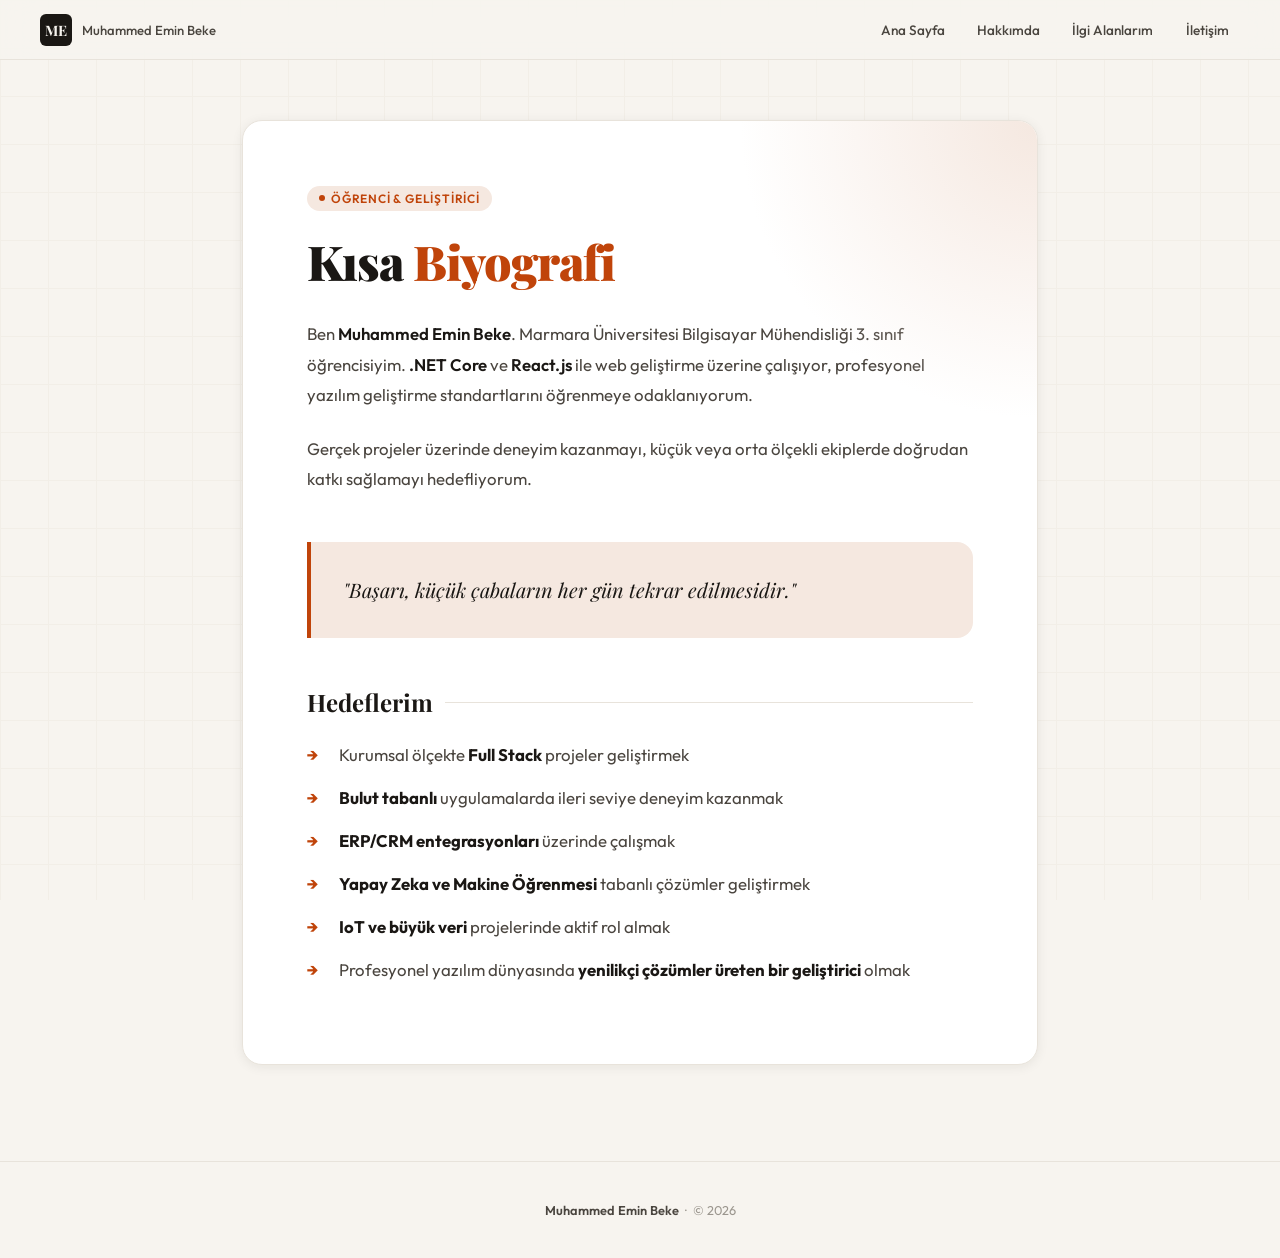
<file: about.html>
<!DOCTYPE html>
<html lang="tr">
<head>
    <meta charset="UTF-8">
    <meta name="viewport" content="width=device-width, initial-scale=1.0">
    <title>Hakkımda | Muhammed Emin Beke</title>
    <link href="https://fonts.googleapis.com/css2?family=Playfair+Display:wght@700;900&family=Outfit:wght@300;400;500;600&display=swap" rel="stylesheet">
    <style>
        *, *::before, *::after { box-sizing: border-box; margin: 0; padding: 0; }

        :root {
            --cream: #f7f4ef;
            --white: #ffffff;
            --ink: #1a1714;
            --ink-soft: #4a453f;
            --ink-muted: #9b968e;
            --rust: #c0440a;
            --rust-light: #f5e8e0;
            --border: #e8e3db;
            --shadow: 0 2px 12px rgba(26,23,20,0.07);
        }

        html { scroll-behavior: smooth; }

        body {
            font-family: 'Outfit', sans-serif;
            background: var(--cream);
            color: var(--ink);
            min-height: 100vh;
        }

        body::before {
            content: '';
            position: fixed;
            inset: 0;
            background-image:
                linear-gradient(var(--border) 1px, transparent 1px),
                linear-gradient(90deg, var(--border) 1px, transparent 1px);
            background-size: 48px 48px;
            opacity: 0.35;
            pointer-events: none;
            z-index: 0;
        }

        nav {
            position: fixed;
            top: 0; left: 0; right: 0;
            z-index: 100;
            background: rgba(247,244,239,0.9);
            backdrop-filter: blur(16px);
            border-bottom: 1px solid var(--border);
            padding: 0 2.5rem;
            height: 60px;
            display: flex;
            align-items: center;
            justify-content: space-between;
        }

        .nav-brand {
            display: flex;
            align-items: center;
            gap: 10px;
            text-decoration: none;
        }

        .nav-monogram {
            width: 32px; height: 32px;
            background: var(--ink);
            border-radius: 6px;
            display: flex; align-items: center; justify-content: center;
            font-family: 'Playfair Display', serif;
            font-size: 0.9rem;
            font-weight: 700;
            color: var(--cream);
        }

        .nav-name {
            font-size: 0.82rem;
            font-weight: 500;
            color: var(--ink-soft);
        }

        .nav-links {
            display: flex;
            gap: 10px;
        }

        .nav-links a {
            font-size: 0.85rem;
            font-weight: 500;
            color: var(--ink-soft);
            text-decoration: none;
            padding: 0.35rem 0.7rem;
            border-radius: 5px;
            transition: color 0.15s, background 0.15s;
        }

        .nav-links a:hover {
            color: var(--rust);
            background: var(--rust-light);
        }

        .page {
            position: relative;
            z-index: 1;
            max-width: 860px;
            margin: 0 auto;
            padding: 120px 2rem 80px;
        }

        .hero-card {
            background: var(--white);
            border: 1px solid var(--border);
            border-radius: 20px;
            padding: 4rem;
            box-shadow: var(--shadow);
            animation: rise 0.6s cubic-bezier(0.22,1,0.36,1) both;
            position: relative;
            overflow: hidden;
        }

        /* Kartın sağ üstündeki zarif renk geçişi */
        .hero-card::before {
            content: '';
            position: absolute;
            top: 0; right: 0;
            width: 300px; height: 300px;
            background: radial-gradient(circle at top right, var(--rust-light) 0%, transparent 70%);
            pointer-events: none;
        }

        .hero-eyebrow {
            display: inline-flex;
            align-items: center;
            gap: 6px;
            background: var(--rust-light);
            color: var(--rust);
            font-size: 0.75rem;
            font-weight: 600;
            letter-spacing: 0.8px;
            text-transform: uppercase;
            padding: 5px 12px;
            border-radius: 20px;
            margin-bottom: 1.5rem;
        }

        .hero-eyebrow::before {
            content: '';
            width: 6px; height: 6px;
            background: var(--rust);
            border-radius: 50%;
        }

        .hero-title {
            font-family: 'Playfair Display', serif;
            font-size: clamp(2.2rem, 5vw, 3rem);
            font-weight: 900;
            color: var(--ink);
            line-height: 1.1;
            margin-bottom: 2rem;
            letter-spacing: -1px;
        }

        .hero-title em {
            font-style: normal;
            color: var(--rust);
        }

        .content-text {
            color: var(--ink-soft);
            font-size: 1.05rem;
            line-height: 1.8;
            margin-bottom: 1.5rem;
        }

        .content-text strong {
            color: var(--ink);
            font-weight: 600;
        }

        .custom-quote {
            font-family: 'Playfair Display', serif;
            font-size: 1.25rem;
            font-style: italic;
            color: var(--ink);
            line-height: 1.6;
            margin: 3rem 0;
            padding: 2rem;
            background: var(--rust-light);
            border-left: 4px solid var(--rust);
            border-radius: 0 16px 16px 0;
        }

        .section-header {
            display: flex;
            align-items: center;
            gap: 12px;
            margin: 3rem 0 1.5rem;
        }

        .section-title {
            font-family: 'Playfair Display', serif;
            font-size: 1.5rem;
            font-weight: 700;
            color: var(--ink);
            white-space: nowrap;
        }

        .section-line {
            flex: 1;
            height: 1px;
            background: var(--border);
        }

        .goals-list {
            list-style: none;
            padding: 0;
        }

        .goals-list li {
            position: relative;
            padding-left: 2rem;
            margin-bottom: 1rem;
            color: var(--ink-soft);
            font-size: 1.05rem;
            line-height: 1.6;
        }

        .goals-list li::before {
            content: '→';
            position: absolute;
            left: 0;
            color: var(--rust);
            font-weight: bold;
        }

        .goals-list strong {
            color: var(--ink);
        }

        footer {
            position: relative;
            z-index: 1;
            text-align: center;
            padding: 2.5rem;
            border-top: 1px solid var(--border);
            color: var(--ink-muted);
            font-size: 0.8rem;
            margin-top: 1rem;
        }

        footer strong { color: var(--ink-soft); font-weight: 600; }

        @keyframes rise {
            from { opacity: 0; transform: translateY(20px); }
            to   { opacity: 1; transform: translateY(0); }
        }

        @media (max-width: 768px) {
            nav { padding: 0 1rem; }
            .nav-name { display: none; }
            .nav-links { gap: 5px; }
            .nav-links a { font-size: 0.75rem; padding: 0.35rem 0.5rem; }
            .page { padding: 100px 1rem 60px; }
            .hero-card { padding: 2rem 1.5rem; }
        }
    </style>
</head>
<body>

<nav>
    <a href="index.html" class="nav-brand">
        <div class="nav-monogram">ME</div>
        <span class="nav-name">Muhammed Emin Beke</span>
    </a>
    <div class="nav-links">
        <a href="index.html">Ana Sayfa</a>
        <a href="about.html">Hakkımda</a>
        <a href="interests.html">İlgi Alanlarım</a>
        <a href="contact.html">İletişim</a>
    </div>
</nav>

<div class="page">
    <main class="hero-card">
        <div class="hero-eyebrow">Öğrenci & Geliştirici</div>
        <h1 class="hero-title">Kısa <em>Biyografi</em></h1>
        
        <p class="content-text">
            Ben <strong>Muhammed Emin Beke</strong>. Marmara Üniversitesi Bilgisayar Mühendisliği 3. sınıf öğrencisiyim. 
            <strong>.NET Core</strong> ve <strong>React.js</strong> ile web geliştirme üzerine çalışıyor, 
            profesyonel yazılım geliştirme standartlarını öğrenmeye odaklanıyorum.
        </p>
        
        <p class="content-text">
            Gerçek projeler üzerinde deneyim kazanmayı, küçük veya orta ölçekli ekiplerde doğrudan katkı sağlamayı hedefliyorum.
        </p>

        <blockquote class="custom-quote">
            "Başarı, küçük çabaların her gün tekrar edilmesidir."
        </blockquote>

        <div class="section-header">
            <span class="section-title">Hedeflerim</span>
            <div class="section-line"></div>
        </div>
        
        <ul class="goals-list">
            <li>Kurumsal ölçekte <strong>Full Stack</strong> projeler geliştirmek</li>
            <li><strong>Bulut tabanlı</strong> uygulamalarda ileri seviye deneyim kazanmak</li>
            <li><strong>ERP/CRM entegrasyonları</strong> üzerinde çalışmak</li>
            <li><strong>Yapay Zeka ve Makine Öğrenmesi</strong> tabanlı çözümler geliştirmek</li>
            <li><strong>IoT ve büyük veri</strong> projelerinde aktif rol almak</li>
            <li>Profesyonel yazılım dünyasında <strong>yenilikçi çözümler üreten bir geliştirici</strong> olmak</li>
        </ul>
    </main>
</div>

<footer>
    <strong>Muhammed Emin Beke</strong> &nbsp;·&nbsp; © 2026
</footer>

</body>
</html>
</file>
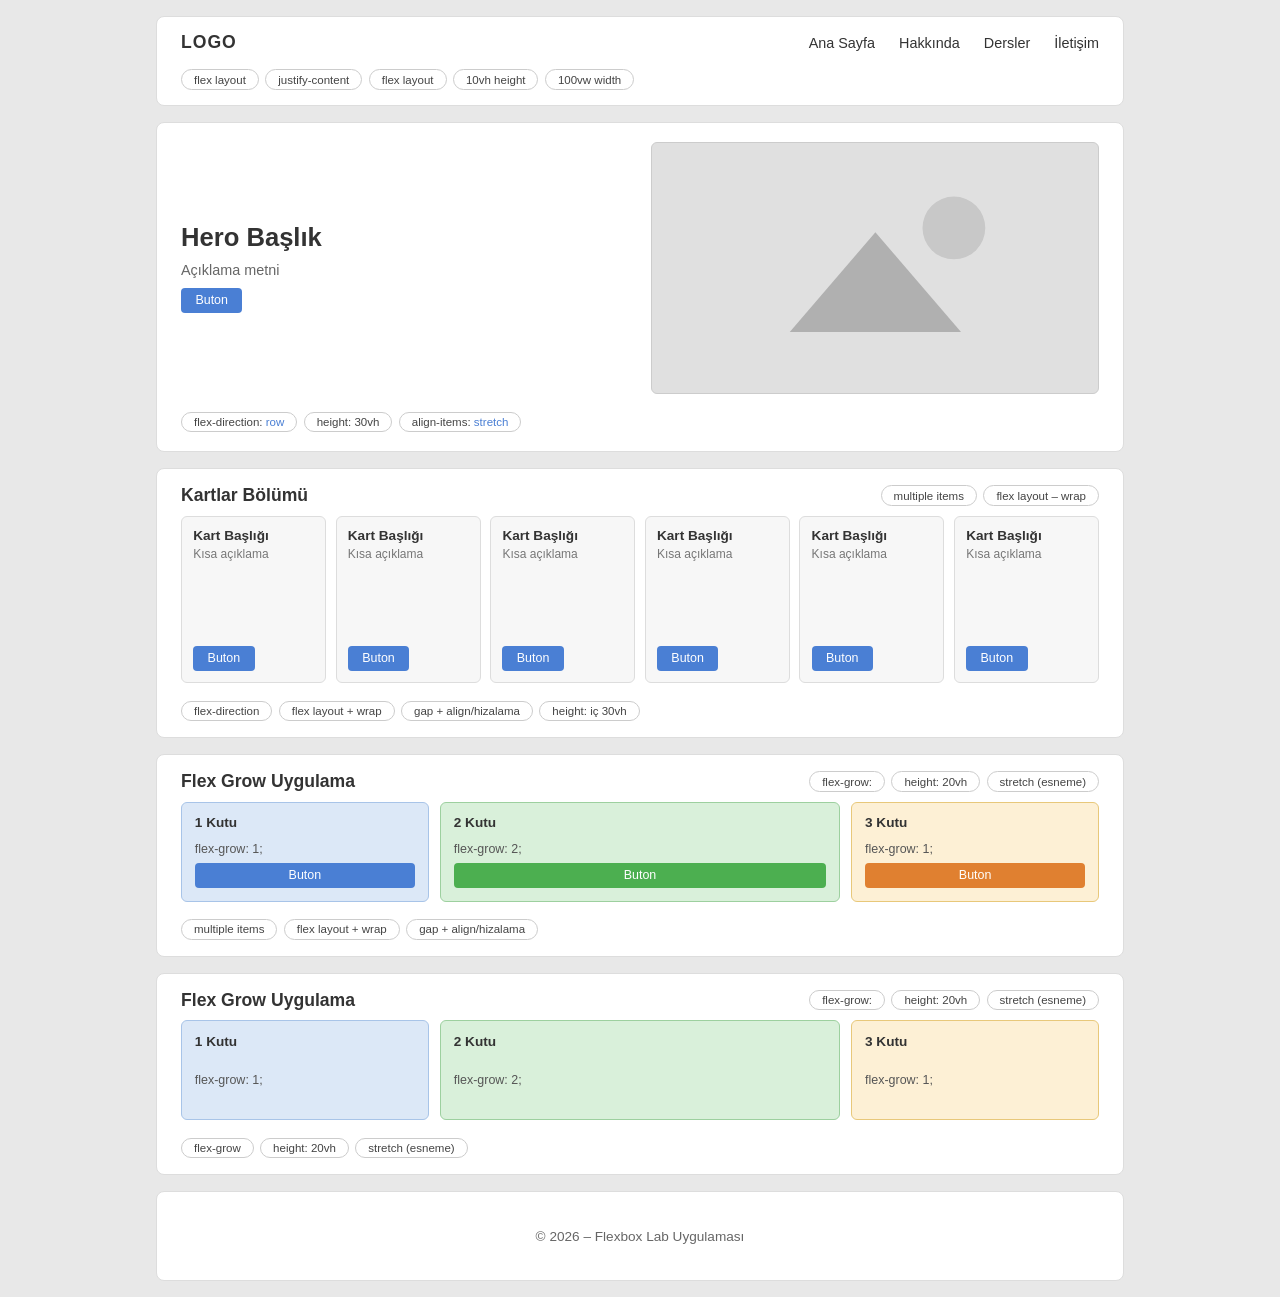
<file: flexbox.html>
<!DOCTYPE html>
<html lang="tr">
<head>
  <meta charset="UTF-8" />
  <meta name="viewport" content="width=device-width, initial-scale=1.0" />
  <title>Flexbox Lab Uygulaması</title>
  <link rel="stylesheet" href="styles/flexbox.css" />
</head>
<body>

  <div class="wrapper">

    <nav class="navbar">
      <div class="navbar-top">
        <div class="logo">LOGO</div>
        <ul class="nav-links">
          <li><a href="index.html">Ana Sayfa</a></li>
          <li><a href="about.html">Hakkında</a></li>
          <li><a href="#">Dersler</a></li>
          <li><a href="contact.html">İletişim</a></li>
  
        </ul>
      </div>
      <div class="section-tags">
        <span class="tag">flex layout</span>
        <span class="tag">justify-content</span>
        <span class="tag">flex layout</span>
        <span class="tag">10vh height</span>
        <span class="tag">100vw width</span>
      </div>
    </nav>

    <section class="hero">
      <div class="hero-inner">
        <div class="hero-text">
          <h1>Hero Başlık</h1>
          <p>Açıklama metni</p>
          <button class="btn">Buton</button>
        </div>
        <div class="hero-image">
          <svg viewBox="0 0 200 140" xmlns="http://www.w3.org/2000/svg">
            <rect width="200" height="140" fill="#e0e0e0"/>
            <polygon points="40,115 100,45 160,115" fill="#b0b0b0"/>
            <circle cx="155" cy="42" r="22" fill="#c8c8c8"/>
          </svg>
        </div>
      </div>
      <div class="section-tags">
        <span class="tag">flex-direction: <span class="tag-val">row</span></span>
        <span class="tag">height: 30vh</span>
        <span class="tag">align-items: <span class="tag-val">stretch</span></span>
      </div>
    </section>

    <section class="cards-section">
      <div class="cards-header">
        <h2>Kartlar Bölümü</h2>
        <div class="header-tags">
          <span class="tag">multiple items</span>
          <span class="tag">flex layout – wrap</span>
        </div>
      </div>
      <div class="cards-container">
        <div class="card">
          <h3>Kart Başlığı</h3>
          <p>Kısa açıklama</p>
          <button class="btn">Buton</button>
        </div>
        <div class="card">
          <h3>Kart Başlığı</h3>
          <p>Kısa açıklama</p>
          <button class="btn">Buton</button>
        </div>
        <div class="card">
          <h3>Kart Başlığı</h3>
          <p>Kısa açıklama</p>
          <button class="btn">Buton</button>
        </div>
        <div class="card">
          <h3>Kart Başlığı</h3>
          <p>Kısa açıklama</p>
          <button class="btn">Buton</button>
        </div>
        <div class="card">
          <h3>Kart Başlığı</h3>
          <p>Kısa açıklama</p>
          <button class="btn">Buton</button>
        </div>
        <div class="card">
          <h3>Kart Başlığı</h3>
          <p>Kısa açıklama</p>
          <button class="btn">Buton</button>
        </div>
      </div>
      <div class="section-tags">
        <span class="tag">flex-direction</span>
        <span class="tag">flex layout + wrap</span>
        <span class="tag">gap + align/hizalama</span>
        <span class="tag">height: iç 30vh</span>
      </div>
    </section>

    <section class="flex-grow-section">
      <div class="cards-header">
        <h2>Flex Grow Uygulama</h2>
        <div class="header-tags">
          <span class="tag">flex-grow:</span>
          <span class="tag">height: 20vh</span>
          <span class="tag">stretch (esneme)</span>
        </div>
      </div>
      <div class="grow-container">
        <div class="box box-1">
          <strong>1 Kutu</strong>
          <span>flex-grow: 1;</span>
          <button class="btn btn-blue">Buton</button>
        </div>
        <div class="box box-2">
          <strong>2 Kutu</strong>
          <span>flex-grow: 2;</span>
          <button class="btn btn-green">Buton</button>
        </div>
        <div class="box box-3">
          <strong>3 Kutu</strong>
          <span>flex-grow: 1;</span>
          <button class="btn btn-orange">Buton</button>
        </div>
      </div>
      <div class="section-tags">
        <span class="tag">multiple items</span>
        <span class="tag">flex layout + wrap</span>
        <span class="tag">gap + align/hizalama</span>
      </div>
    </section>

    <section class="flex-grow-section">
      <div class="cards-header">
        <h2>Flex Grow Uygulama</h2>
        <div class="header-tags">
          <span class="tag">flex-grow:</span>
          <span class="tag">height: 20vh</span>
          <span class="tag">stretch (esneme)</span>
        </div>
      </div>
      <div class="grow-container">
        <div class="box box-1">
          <strong>1 Kutu</strong>
          <span>flex-grow: 1;</span>
        </div>
        <div class="box box-2">
          <strong>2 Kutu</strong>
          <span>flex-grow: 2;</span>
        </div>
        <div class="box box-3">
          <strong>3 Kutu</strong>
          <span>flex-grow: 1;</span>
        </div>
      </div>
      <div class="section-tags">
        <span class="tag">flex-grow</span>
        <span class="tag">height: 20vh</span>
        <span class="tag">stretch (esneme)</span>
      </div>
    </section>

    <footer class="footer">
      <p>&copy; 2026 – Flexbox Lab Uygulaması</p>
    </footer>

  </div>

</body>
</html>
</file>
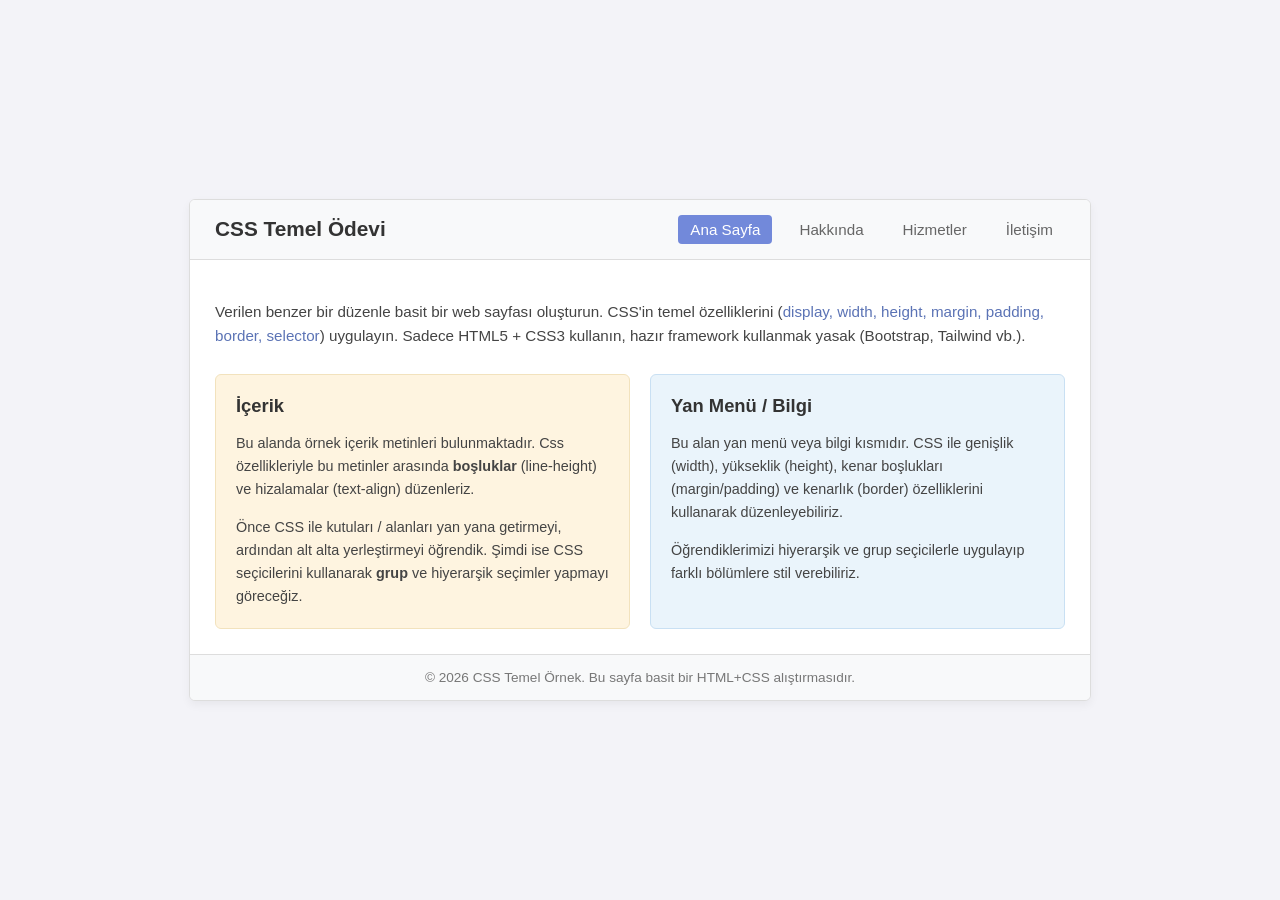
<file: hafta2.html>
<!DOCTYPE html>
<html lang="tr">
<head>
    <meta charset="UTF-8">
    <meta name="viewport" content="width=device-width, initial-scale=1.0">
    <title>CSS Temel Ödevi</title>
    <style>
        body {
            background-color: #f3f3f8; 
            font-family: 'Segoe UI', Tahoma, Geneva, Verdana, sans-serif;
            display: flex;
            justify-content: center;
            align-items: center;
            min-height: 100vh;
            margin: 0;
            padding: 20px;
            box-sizing: border-box;
            color: #333;
        }

        .container {
            background-color: #ffffff;
            width: 100%;
            max-width: 900px;
            border: 1px solid #ddd;
            border-radius: 6px;
            box-shadow: 0 4px 10px rgba(0,0,0,0.05);
            overflow: hidden;
        }

        header {
            background-color: #f8f9fa;
            border-bottom: 1px solid #ddd;
            padding: 15px 25px;
            display: flex;
            justify-content: space-between;
            align-items: center;
        }

        header h1 {
            margin: 0;
            font-size: 1.3rem;
            color: #333;
        }

        nav {
            display: flex;
            gap: 15px;
        }

        nav a {
            text-decoration: none;
            color: #666;
            font-size: 0.95rem;
            padding: 6px 12px;
            border-radius: 4px;
            transition: all 0.3s ease;
        }

        nav a:hover {
            color: #333;
            background-color: #e9ecef;
        }

        nav a.active {
            background-color: #7289da;
            color: #ffffff;
        }

        main {
            padding: 25px;
        }

        .intro-text {
            font-size: 0.95rem;
            line-height: 1.6;
            color: #444;
            margin-bottom: 25px;
        }

        .highlight-blue {
            color: #5b73b5;
        }

        .row {
            display: flex;
            gap: 20px;
        }

        .col {
            flex: 1;
            padding: 20px;
            border-radius: 6px;
        }

        .col h2 {
            margin-top: 0;
            font-size: 1.15rem;
            margin-bottom: 15px;
            color: #333;
        }

        .col p {
            font-size: 0.9rem;
            line-height: 1.6;
            color: #444;
            margin-bottom: 15px;
        }

        .col p:last-child {
            margin-bottom: 0;
        }

        .content-box {
            background-color: #fef4e0; 
            border: 1px solid #f2e2bd;
        }

        .sidebar-box {
            background-color: #eaf4fb; 
            border: 1px solid #c9e0f3;
        }

        footer {
            background-color: #f8f9fa;
            border-top: 1px solid #ddd;
            text-align: center;
            padding: 15px;
            font-size: 0.85rem;
            color: #777;
        }

        @media (max-width: 768px) {
            .row {
                flex-direction: column;
            }
            header {
                flex-direction: column;
                gap: 15px;
            }
        }
    </style>
</head>
<body>

    <div class="container">
        <header>
            <h1>CSS Temel Ödevi</h1>
            <nav>
                <a href="index.html" class="active">Ana Sayfa</a>
                <a href="about.html">Hakkında</a>
                <a href="#">Hizmetler</a>
                <a href="contact.html">İletişim</a>
            </nav>
        </header>

        <main>
            <p class="intro-text">
                Verilen benzer bir düzenle basit bir web sayfası oluşturun. CSS'in temel özelliklerini (<span class="highlight-blue">display, width, height, margin, padding, border, selector</span>) uygulayın. Sadece HTML5 + CSS3 kullanın, hazır framework kullanmak yasak (Bootstrap, Tailwind vb.).
            </p>

            <div class="row">
                <div class="col content-box">
                    <h2>İçerik</h2>
                    <p>Bu alanda örnek içerik metinleri bulunmaktadır. Css özellikleriyle bu metinler arasında <strong>boşluklar</strong> (line-height) ve hizalamalar (text-align) düzenleriz.</p>
                    <p>Önce CSS ile kutuları / alanları yan yana getirmeyi, ardından alt alta yerleştirmeyi öğrendik. Şimdi ise CSS seçicilerini kullanarak <strong>grup</strong> ve hiyerarşik seçimler yapmayı göreceğiz.</p>
                </div>

                <div class="col sidebar-box">
                    <h2>Yan Menü / Bilgi</h2>
                    <p>Bu alan yan menü veya bilgi kısmıdır. CSS ile genişlik (width), yükseklik (height), kenar boşlukları (margin/padding) ve kenarlık (border) özelliklerini kullanarak düzenleyebiliriz.</p>
                    <p>Öğrendiklerimizi hiyerarşik ve grup seçicilerle uygulayıp farklı bölümlere stil verebiliriz.</p>
                </div>
            </div>
        </main>

        <footer>
            © 2026 CSS Temel Örnek. Bu sayfa basit bir HTML+CSS alıştırmasıdır.
        </footer>
    </div>

</body>
</html>
</file>
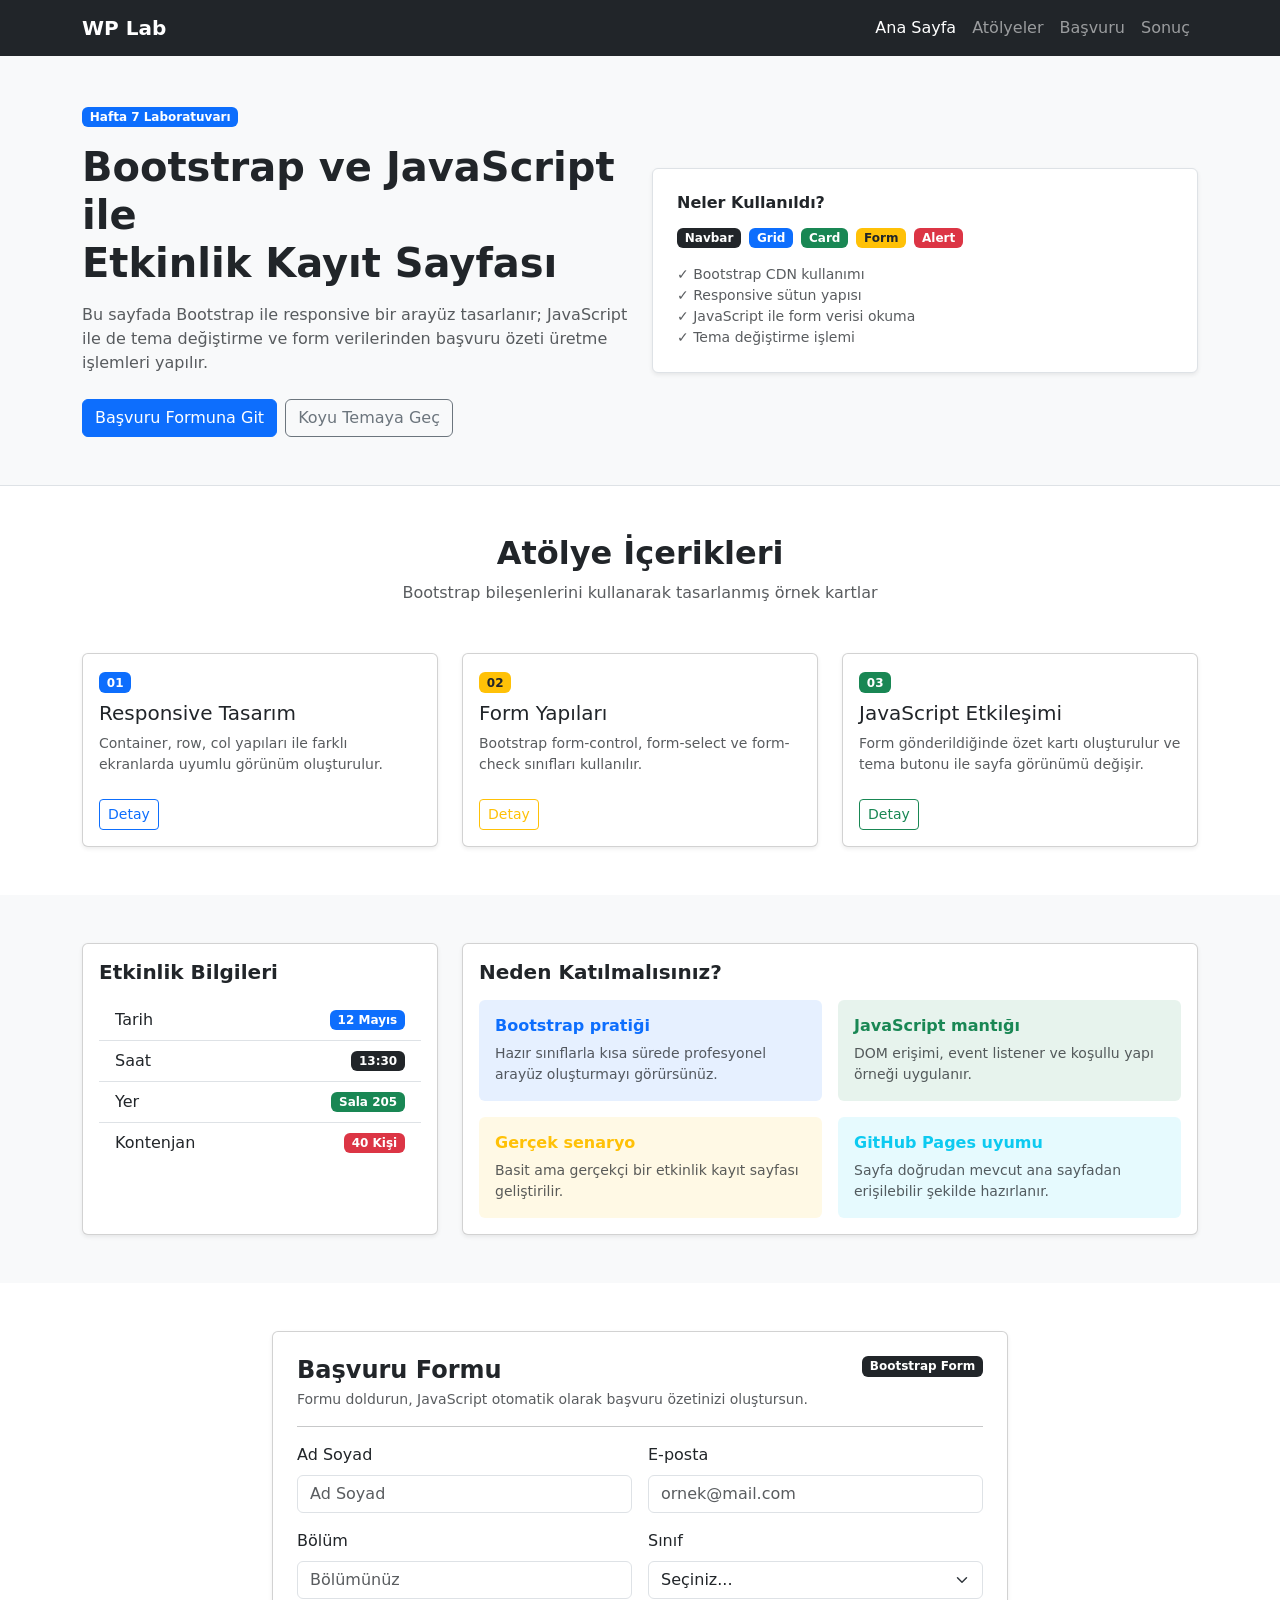
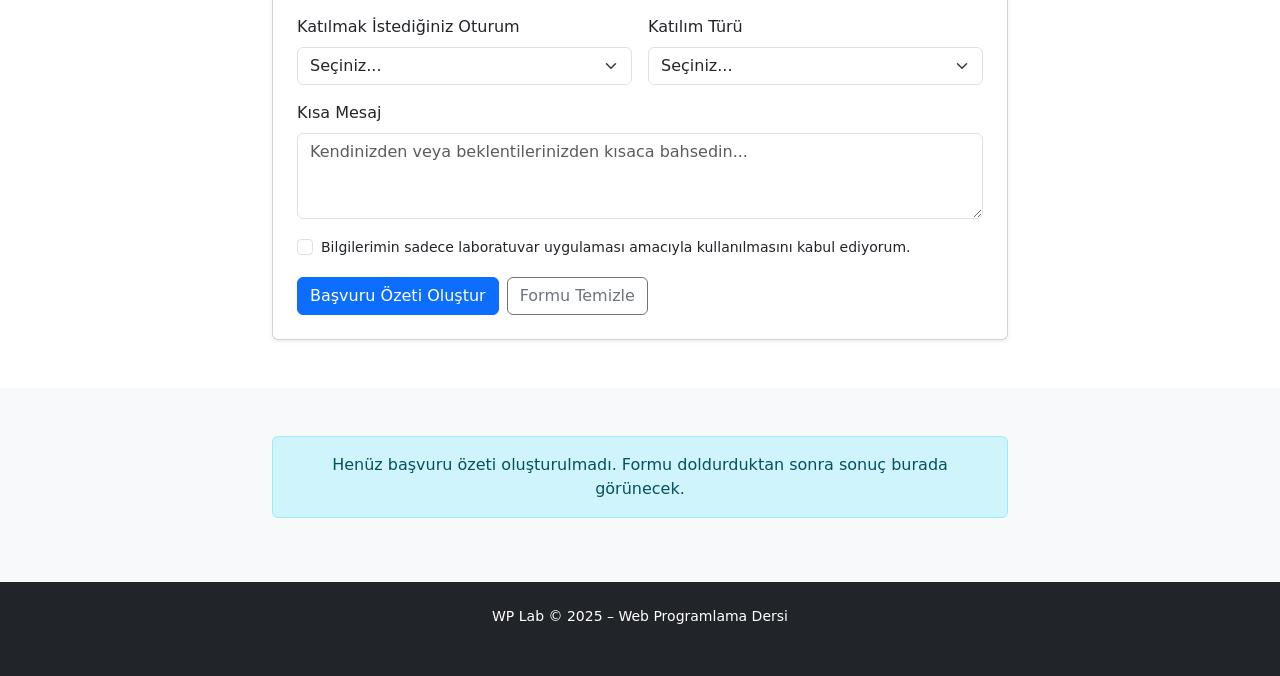
<file: hafta7.html>
<!DOCTYPE html>
<html lang="tr">
<head>
  <meta charset="UTF-8" />
  <meta name="viewport" content="width=device-width, initial-scale=1.0" />
  <title>WP Lab – Hafta 7</title>
  <link href="https://cdn.jsdelivr.net/npm/bootstrap@5.3.3/dist/css/bootstrap.min.css" rel="stylesheet" />
  <link rel="stylesheet" href="styles/hafta7.css" />
</head>
<body>

  <nav class="navbar navbar-expand-lg navbar-dark bg-dark sticky-top">
    <div class="container">
      <a class="navbar-brand fw-bold" href="#">WP Lab</a>
      <button class="navbar-toggler" type="button" data-bs-toggle="collapse" data-bs-target="#navMenu">
        <span class="navbar-toggler-icon"></span>
      </button>
      <div class="collapse navbar-collapse" id="navMenu">
        <ul class="navbar-nav ms-auto">
          <li class="nav-item"><a class="nav-link active" href="index.html">Ana Sayfa</a></li>
          <li class="nav-item"><a class="nav-link" href="#atolyeler">Atölyeler</a></li>
          <li class="nav-item"><a class="nav-link" href="#basvuru">Başvuru</a></li>
          <li class="nav-item"><a class="nav-link" href="#sonuc">Sonuç</a></li>
        </ul>
      </div>
    </div>
  </nav>

  <section class="py-5 bg-light border-bottom">
    <div class="container">
      <div class="row align-items-center g-4">
        <div class="col-lg-6">
          <span class="badge bg-primary mb-3">Hafta 7 Laboratuvarı</span>
          <h1 class="fw-bold display-6">Bootstrap ve JavaScript ile<br>Etkinlik Kayıt Sayfası</h1>
          <p class="text-muted mt-3">Bu sayfada Bootstrap ile responsive bir arayüz tasarlanır; JavaScript ile de tema değiştirme ve form verilerinden başvuru özeti üretme işlemleri yapılır.</p>
          <div class="d-flex gap-2 mt-4 flex-wrap">
            <a href="#basvuru" class="btn btn-primary">Başvuru Formuna Git</a>
            <button id="themeToggleBtn" class="btn btn-outline-secondary">Koyu Temaya Geç</button>
          </div>
        </div>
        <div class="col-lg-6">
          <div class="card border shadow-sm p-4">
            <h6 class="fw-bold mb-3">Neler Kullanıldı?</h6>
            <div class="d-flex flex-wrap gap-2 mb-3">
              <span class="badge bg-dark">Navbar</span>
              <span class="badge bg-primary">Grid</span>
              <span class="badge bg-success">Card</span>
              <span class="badge bg-warning text-dark">Form</span>
              <span class="badge bg-danger">Alert</span>
            </div>
            <ul class="list-unstyled text-muted small mb-0">
              <li>✓ Bootstrap CDN kullanımı</li>
              <li>✓ Responsive sütun yapısı</li>
              <li>✓ JavaScript ile form verisi okuma</li>
              <li>✓ Tema değiştirme işlemi</li>
            </ul>
          </div>
        </div>
      </div>
    </div>
  </section>

  <section id="atolyeler" class="py-5">
    <div class="container">
      <h2 class="text-center fw-bold mb-2">Atölye İçerikleri</h2>
      <p class="text-center text-muted mb-5">Bootstrap bileşenlerini kullanarak tasarlanmış örnek kartlar</p>
      <div class="row g-4">
        <div class="col-md-4">
          <div class="card h-100 shadow-sm">
            <div class="card-body">
              <span class="badge bg-primary mb-2">01</span>
              <h5 class="card-title">Responsive Tasarım</h5>
              <p class="card-text text-muted small">Container, row, col yapıları ile farklı ekranlarda uyumlu görünüm oluşturulur.</p>
              <button class="btn btn-sm btn-outline-primary mt-2">Detay</button>
            </div>
          </div>
        </div>
        <div class="col-md-4">
          <div class="card h-100 shadow-sm">
            <div class="card-body">
              <span class="badge bg-warning text-dark mb-2">02</span>
              <h5 class="card-title">Form Yapıları</h5>
              <p class="card-text text-muted small">Bootstrap form-control, form-select ve form-check sınıfları kullanılır.</p>
              <button class="btn btn-sm btn-outline-warning mt-2">Detay</button>
            </div>
          </div>
        </div>
        <div class="col-md-4">
          <div class="card h-100 shadow-sm">
            <div class="card-body">
              <span class="badge bg-success mb-2">03</span>
              <h5 class="card-title">JavaScript Etkileşimi</h5>
              <p class="card-text text-muted small">Form gönderildiğinde özet kartı oluşturulur ve tema butonu ile sayfa görünümü değişir.</p>
              <button class="btn btn-sm btn-outline-success mt-2">Detay</button>
            </div>
          </div>
        </div>
      </div>
    </div>
  </section>

  <section class="py-5 bg-light">
    <div class="container">
      <div class="row g-4">
        <div class="col-lg-4">
          <div class="card shadow-sm h-100">
            <div class="card-body">
              <h5 class="fw-bold mb-3">Etkinlik Bilgileri</h5>
              <ul class="list-group list-group-flush">
                <li class="list-group-item d-flex justify-content-between align-items-center">
                  Tarih <span class="badge bg-primary">12 Mayıs</span>
                </li>
                <li class="list-group-item d-flex justify-content-between align-items-center">
                  Saat <span class="badge bg-dark">13:30</span>
                </li>
                <li class="list-group-item d-flex justify-content-between align-items-center">
                  Yer <span class="badge bg-success">Sala 205</span>
                </li>
                <li class="list-group-item d-flex justify-content-between align-items-center">
                  Kontenjan <span class="badge bg-danger">40 Kişi</span>
                </li>
              </ul>
            </div>
          </div>
        </div>
        <div class="col-lg-8">
          <div class="card shadow-sm h-100">
            <div class="card-body">
              <h5 class="fw-bold mb-3">Neden Katılmalısınız?</h5>
              <div class="row g-3">
                <div class="col-sm-6">
                  <div class="p-3 rounded bg-primary bg-opacity-10">
                    <h6 class="fw-bold text-primary">Bootstrap pratiği</h6>
                    <p class="small text-muted mb-0">Hazır sınıflarla kısa sürede profesyonel arayüz oluşturmayı görürsünüz.</p>
                  </div>
                </div>
                <div class="col-sm-6">
                  <div class="p-3 rounded bg-success bg-opacity-10">
                    <h6 class="fw-bold text-success">JavaScript mantığı</h6>
                    <p class="small text-muted mb-0">DOM erişimi, event listener ve koşullu yapı örneği uygulanır.</p>
                  </div>
                </div>
                <div class="col-sm-6">
                  <div class="p-3 rounded bg-warning bg-opacity-10">
                    <h6 class="fw-bold text-warning">Gerçek senaryo</h6>
                    <p class="small text-muted mb-0">Basit ama gerçekçi bir etkinlik kayıt sayfası geliştirilir.</p>
                  </div>
                </div>
                <div class="col-sm-6">
                  <div class="p-3 rounded bg-info bg-opacity-10">
                    <h6 class="fw-bold text-info">GitHub Pages uyumu</h6>
                    <p class="small text-muted mb-0">Sayfa doğrudan mevcut ana sayfadan erişilebilir şekilde hazırlanır.</p>
                  </div>
                </div>
              </div>
            </div>
          </div>
        </div>
      </div>
    </div>
  </section>

  <section id="basvuru" class="py-5">
    <div class="container">
      <div class="row justify-content-center">
        <div class="col-lg-8">
          <div class="card shadow-sm">
            <div class="card-body p-4">
              <div class="d-flex justify-content-between align-items-start mb-2">
                <div>
                  <h4 class="fw-bold mb-1">Başvuru Formu</h4>
                  <p class="text-muted small mb-0">Formu doldurun, JavaScript otomatik olarak başvuru özetinizi oluştursun.</p>
                </div>
                <span class="badge bg-dark">Bootstrap Form</span>
              </div>
              <hr />
              <div id="alertBox" class="alert alert-danger d-none" role="alert"></div>
              <div class="row g-3">
                <div class="col-md-6">
                  <label for="adSoyad" class="form-label">Ad Soyad</label>
                  <input type="text" class="form-control" id="adSoyad" placeholder="Ad Soyad" />
                </div>
                <div class="col-md-6">
                  <label for="eposta" class="form-label">E-posta</label>
                  <input type="email" class="form-control" id="eposta" placeholder="ornek@mail.com" />
                </div>
                <div class="col-md-6">
                  <label for="bolum" class="form-label">Bölüm</label>
                  <input type="text" class="form-control" id="bolum" placeholder="Bölümünüz" />
                </div>
                <div class="col-md-6">
                  <label for="sinif" class="form-label">Sınıf</label>
                  <select class="form-select" id="sinif">
                    <option value="">Seçiniz...</option>
                    <option>1. Sınıf</option>
                    <option>2. Sınıf</option>
                    <option>3. Sınıf</option>
                    <option>4. Sınıf</option>
                  </select>
                </div>
                <div class="col-md-6">
                  <label for="oturum" class="form-label">Katılmak İstediğiniz Oturum</label>
                  <select class="form-select" id="oturum">
                    <option value="">Seçiniz...</option>
                    <option>Bootstrap + JS Projesi</option>
                    <option>React Temelleri</option>
                    <option>API Entegrasyonu</option>
                  </select>
                </div>
                <div class="col-md-6">
                  <label for="katilimTuru" class="form-label">Katılım Türü</label>
                  <select class="form-select" id="katilimTuru">
                    <option value="">Seçiniz...</option>
                    <option>Yüz yüze</option>
                    <option>Online</option>
                  </select>
                </div>
                <div class="col-12">
                  <label for="mesaj" class="form-label">Kısa Mesaj</label>
                  <textarea class="form-control" id="mesaj" rows="3" placeholder="Kendinizden veya beklentilerinizden kısaca bahsedin..."></textarea>
                </div>
                <div class="col-12">
                  <div class="form-check">
                    <input class="form-check-input" type="checkbox" id="kvkk" />
                    <label class="form-check-label small" for="kvkk">
                      Bilgilerimin sadece laboratuvar uygulaması amacıyla kullanılmasını kabul ediyorum.
                    </label>
                  </div>
                </div>
                <div class="col-12 d-flex gap-2">
                  <button id="submitBtn" class="btn btn-primary">Başvuru Özeti Oluştur</button>
                  <button id="resetBtn" class="btn btn-outline-secondary">Formu Temizle</button>
                </div>
              </div>
            </div>
          </div>
        </div>
      </div>
    </div>
  </section>

  <section id="sonuc" class="py-5 bg-light">
    <div class="container">
      <div class="row justify-content-center">
        <div class="col-lg-8">
          <div id="sonucAlani" class="alert alert-info text-center">
            Henüz başvuru özeti oluşturulmadı. Formu doldurduktan sonra sonuç burada görünecek.
          </div>
        </div>
      </div>
    </div>
  </section>

  <footer class="bg-dark text-white py-4">
    <div class="container text-center">
      <p class="mb-1 small">WP Lab &copy; 2025 – Web Programlama Dersi</p>
      <p class="mb-0 small text-muted">Bootstrap 5 + Vanilla JavaScript</p>
    </div>
  </footer>

  <script src="https://cdn.jsdelivr.net/npm/bootstrap@5.3.3/dist/js/bootstrap.bundle.min.js"></script>
  <script src="scripts/hafta7.js"></script>
</body>
</html>
</file>
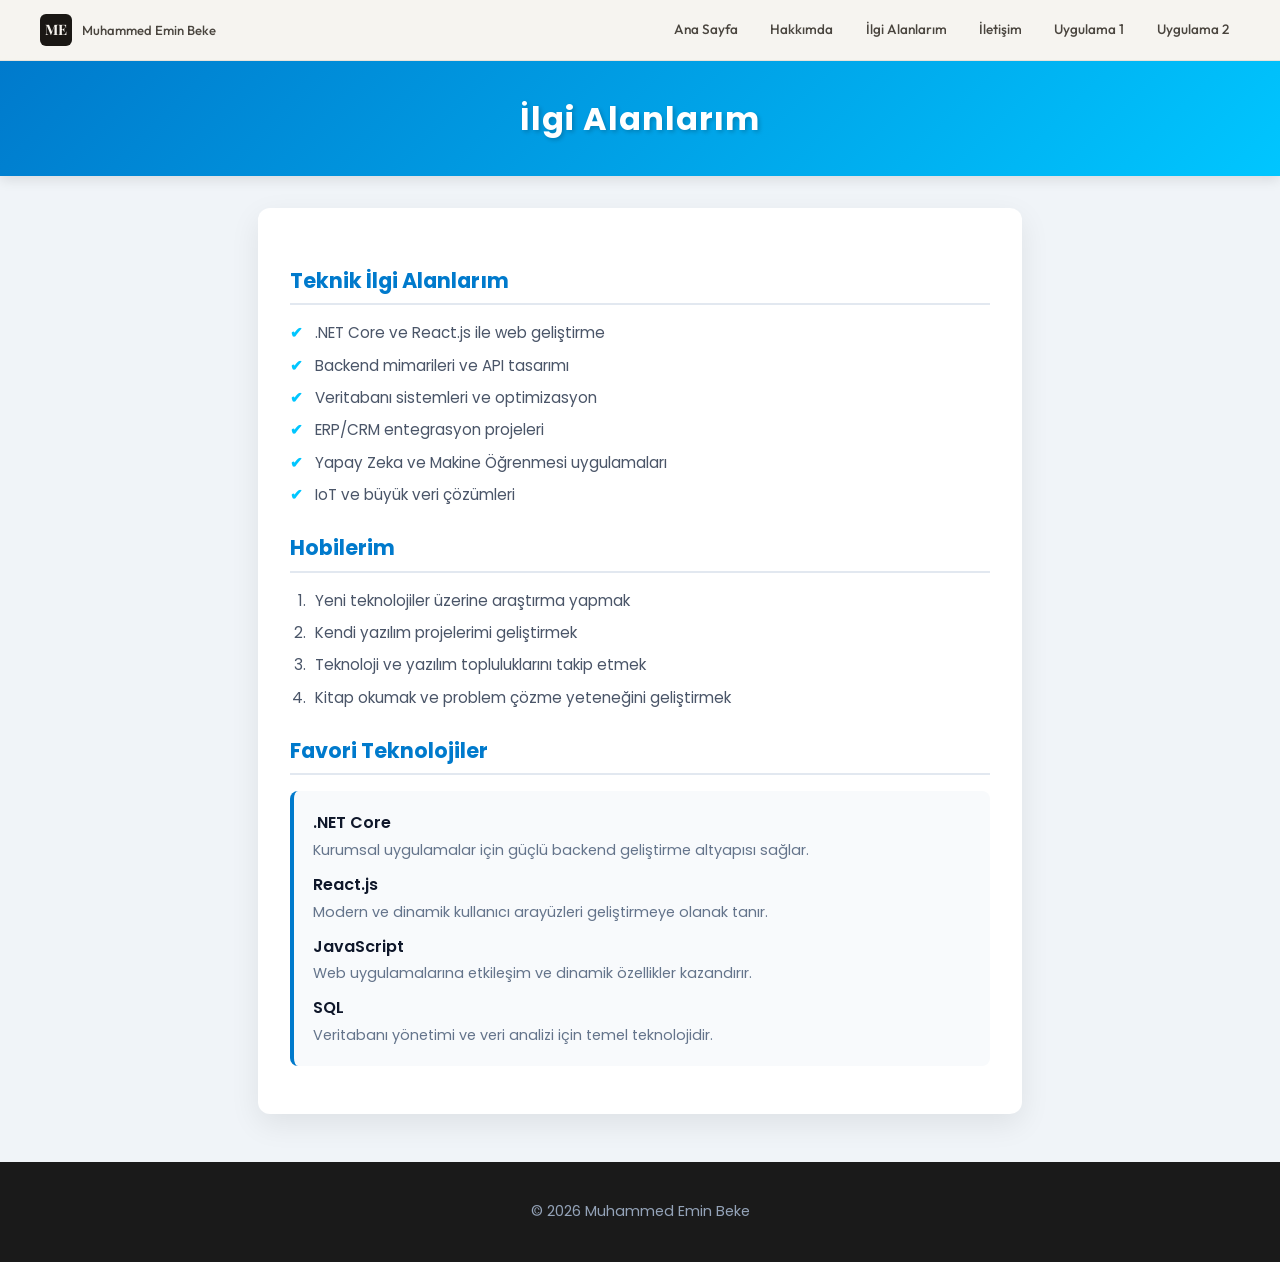
<file: interests.html>
<!DOCTYPE html>
<html lang="tr">
<head>
    <meta charset="UTF-8">
    <meta name="viewport" content="width=device-width, initial-scale=1.0">
    <title>İlgi Alanlarım | Muhammed Emin Beke</title>
    <link href="https://fonts.googleapis.com/css2?family=Playfair+Display:wght@700;900&family=Outfit:wght@300;400;500;600&family=Poppins:wght@300;400;600&display=swap" rel="stylesheet">
    <style>
        :root {
            --cream: #f7f4ef;
            --white: #ffffff;
            --ink: #1a1714;
            --ink-soft: #4a453f;
            --rust: #c0440a;
            --rust-light: #f5e8e0;
            --border: #e8e3db;
        }

        body {
            font-family: 'Poppins', sans-serif;
            margin: 0;
            background: #f0f4f8; 
            color: #333;
            line-height: 1.6;
        }

        nav {
            font-family: 'Outfit', sans-serif;
            background: rgba(247,244,239,0.9);
            backdrop-filter: blur(16px);
            border-bottom: 1px solid var(--border);
            padding: 0 2.5rem;
            height: 60px;
            display: flex;
            align-items: center;
            justify-content: space-between;
        }

        .nav-brand {
            display: flex;
            align-items: center;
            gap: 10px;
            text-decoration: none;
        }

        .nav-monogram {
            width: 32px; height: 32px;
            background: var(--ink);
            border-radius: 6px;
            display: flex; align-items: center; justify-content: center;
            font-family: 'Playfair Display', serif;
            font-size: 0.9rem;
            font-weight: 700;
            color: var(--cream);
        }

        .nav-name {
            font-size: 0.82rem;
            font-weight: 500;
            color: var(--ink-soft);
        }

        .nav-links {
            display: flex;
            gap: 10px;
            flex-wrap: wrap;
        }

        .nav-links a {
            font-size: 0.85rem;
            font-weight: 500;
            color: var(--ink-soft);
            text-decoration: none;
            padding: 0.35rem 0.7rem;
            border-radius: 5px;
            transition: color 0.15s, background 0.15s;
        }

        .nav-links a:hover {
            color: var(--rust);
            background: var(--rust-light);
        }

        header {
            background: linear-gradient(135deg, #007acc, #00c6ff);
            color: white;
            text-align: center;
            padding: 2rem 1rem;
            box-shadow: 0 4px 12px rgba(0, 0, 0, 0.1);
        }
        
        header h1 {
            margin: 0;
            font-size: 2rem;
            letter-spacing: 1px;
            text-shadow: 2px 2px 4px rgba(0,0,0,0.2);
        }

        main {
            max-width: 700px;
            margin: 2rem auto;
            padding: 2rem;
            background: #ffffff;
            border-radius: 12px;
            box-shadow: 0 10px 30px rgba(0,0,0,0.08); 
        }

        h2 {
            color: #007acc;
            margin-top: 1.5rem;
            margin-bottom: 0.8rem;
            padding-bottom: 6px;
            border-bottom: 2px solid #e2e8f0;
            font-size: 1.3rem;
            display: flex;
            align-items: center;
        }

        ul {
            list-style: none;
            padding-left: 0;
        }

        li {
            position: relative;
            padding-left: 25px;
            margin-bottom: 8px;
            color: #4a5568;
            font-size: 0.95rem;
        }

        ul li::before {
            content: '✔';
            position: absolute;
            left: 0;
            color: #00c6ff;
            font-weight: bold;
        }

        ol {
            padding-left: 20px;
            color: #4a5568;
        }

        ol li {
            margin-bottom: 8px;
            padding-left: 5px;
            font-size: 0.95rem;
        }

        dl {
            background: #f8fafc;
            padding: 1.2rem;
            border-radius: 8px;
            border-left: 4px solid #007acc;
        }

        dt {
            font-weight: 600;
            color: #0f172a;
            font-size: 1rem;
            margin-top: 10px;
        }

        dt:first-child {
            margin-top: 0;
        }

        dd {
            margin: 3px 0 0 0;
            color: #64748b;
            font-size: 0.9rem;
        }

        footer {
            background: #1a1a1a;
            color: #94a3b8;
            text-align: center;
            padding: 1.5rem;
            margin-top: 3rem;
            font-size: 0.9rem;
        }

        @media (max-width: 768px) {
            nav { padding: 0 1rem; }
            .nav-name { display: none; }
            .nav-links { gap: 5px; }
            .nav-links a { font-size: 0.75rem; padding: 0.35rem 0.5rem; }
            main { margin: 1.5rem 1rem; padding: 1.5rem; }
        }
    </style>
</head>
<body>

<nav>
    <a href="index.html" class="nav-brand">
        <div class="nav-monogram">ME</div>
        <span class="nav-name">Muhammed Emin Beke</span>
    </a>
    <div class="nav-links">
        <a href="index.html">Ana Sayfa</a>
        <a href="about.html">Hakkımda</a>
        <a href="interests.html">İlgi Alanlarım</a>
        <a href="contact.html">İletişim</a>
        <a href="hafta6-1.html">Uygulama 1</a>
        <a href="hafta6-2.html">Uygulama 2</a>
    </div>
</nav>

<header>
    <h1>İlgi Alanlarım</h1>
</header>

<main>
    <h2>Teknik İlgi Alanlarım</h2>
    <ul>
        <li>.NET Core ve React.js ile web geliştirme</li>
        <li>Backend mimarileri ve API tasarımı</li>
        <li>Veritabanı sistemleri ve optimizasyon</li>
        <li>ERP/CRM entegrasyon projeleri</li>
        <li>Yapay Zeka ve Makine Öğrenmesi uygulamaları</li>
        <li>IoT ve büyük veri çözümleri</li>
    </ul>

    <h2>Hobilerim</h2>
    <ol>
        <li>Yeni teknolojiler üzerine araştırma yapmak</li>
        <li>Kendi yazılım projelerimi geliştirmek</li>
        <li>Teknoloji ve yazılım topluluklarını takip etmek</li>
        <li>Kitap okumak ve problem çözme yeteneğini geliştirmek</li>
    </ol>

    <h2>Favori Teknolojiler</h2>
    <dl>
        <dt>.NET Core</dt>
        <dd>Kurumsal uygulamalar için güçlü backend geliştirme altyapısı sağlar.</dd>
        <dt>React.js</dt>
        <dd>Modern ve dinamik kullanıcı arayüzleri geliştirmeye olanak tanır.</dd>
        <dt>JavaScript</dt>
        <dd>Web uygulamalarına etkileşim ve dinamik özellikler kazandırır.</dd>
        <dt>SQL</dt>
        <dd>Veritabanı yönetimi ve veri analizi için temel teknolojidir.</dd>
    </dl>
</main>

<footer>
    <p>© 2026 Muhammed Emin Beke</p>
</footer>

</body>
</html>
</file>
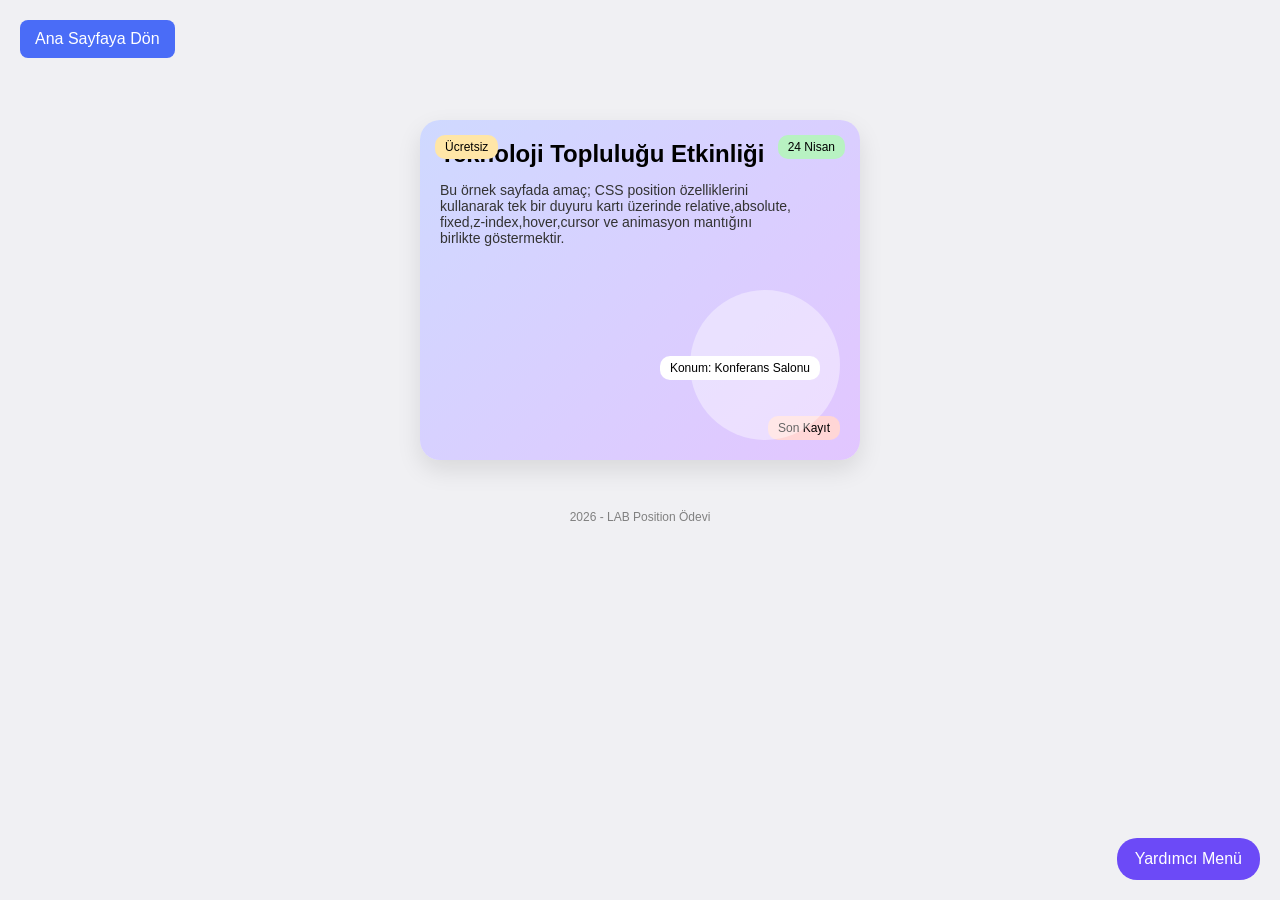
<file: lab5.html>
<!DOCTYPE html>
<html lang="tr">
<head>
  <meta charset="UTF-8">
  <title>LAB - Position</title>
  <style>
    body {
      margin: 0;
      font-family: Arial, sans-serif;
      background: #f0f0f3;
      display: flex;
      flex-direction: column;
      align-items: center;
    }

    .header {
      position: fixed;
      top: 20px;
      left: 20px;
      background: #4a6cf7;
      color: white;
      padding: 10px 15px;
      border-radius: 8px;
      cursor: pointer;
      transition: 0.3s;
    }

    .header:hover {
      background: #2f4ed8;
      top: 10px;
    }

    .card {
      position: relative;
      margin-top: 120px;
      width: 400px;
      height: 300px;
      background: linear-gradient(135deg, #cfd9ff, #e2c6ff);
      border-radius: 20px;
      padding: 20px;
      box-shadow: 0 10px 25px rgba(0,0,0,0.1);
      overflow: hidden;
    }

    .card h2 {
      margin: 0;
    }

    .card p {
      font-size: 14px;
      color: #333;
    }

    .tag {
      position: absolute;
      padding: 5px 10px;
      border-radius: 10px;
      font-size: 12px;
      cursor: pointer;
      transition: 0.3s;
    }

    .tag:hover {
      transform: scale(1.1);
    }

    .date {
      top: 15px;
      right: 15px;
      background: #b8f2c2;
    }

    .free {
      top: 15px;
      left: 15px;
      background: #ffe6a7;
    }

    .location {
      bottom: 80px;
      right: 40px;
      background: white;
      z-index: 2;
    }

    .deadline {
      bottom: 20px;
      right: 20px;
      background: #ffd6d6;
       animation: float 3s infinite ease-in-out;
    }

    .circle {
      position: absolute;
      width: 150px;
      height: 150px;
      background: rgba(255,255,255,0.4);
      border-radius: 50%;
      right: 20px;
      bottom: 20px;
      z-index: 1;
     
    }

    @keyframes float {
      0% { transform: translateY(0); }
      50% { transform: translateY(-10px); }
      100% { transform: translateY(0); }
    }

    .fixed-btn {
      position: fixed;
      bottom: 20px;
      right: 20px;
      background: #6c4af7;
      color: white;
      padding: 12px 18px;
      border-radius: 20px;
      cursor: pointer;
      transition: 0.3s;
    }

    .fixed-btn:hover {
      background: #4b2fd8;
      transform: scale(1.1);
    }

    /* Footer */
    .footer {
      margin-top: 50px;
      font-size: 12px;
      color: gray;
    }
  </style>
</head>
<body>

  <a href="index.html"><div class="header">Ana Sayfaya Dön</div></a>

  <div class="card">
    <div class="tag free">Ücretsiz</div>
    <div class="tag date">24 Nisan</div>

    <h2>Teknoloji Topluluğu Etkinliği</h2>
    <p>
     Bu örnek sayfada amaç; CSS position özelliklerini <br /> kullanarak tek bir duyuru kartı üzerinde relative,absolute,<br/> 
      fixed,z-index,hover,cursor ve animasyon mantığını <br /> birlikte göstermektir.
    </p>

    <div class="tag location">Konum: Konferans Salonu</div>
    <div class="tag deadline">Son Kayıt</div>

    <div class="circle"></div>
  </div>

  <div class="footer">2026 - LAB Position Ödevi</div>

  <div class="fixed-btn">Yardımcı Menü</div>

</body>
</html>
</file>
<file: styles/flexbox.css>
* {
    margin: 0;
    padding: 0;
    box-sizing: border-box;
  }
  
  body {
    font-family: Arial, sans-serif;
    font-size: 14px;
    color: #333;
    background: #e8e8e8;
  }
  

  .wrapper {
    display: flex;
    flex-direction: column;
    min-height: 100vh;
    max-width: 1000px;
    margin: 0 auto;
    background: transparent;
    gap: 1rem;
    padding: 1rem;
  }
  

  .section-tags {
    display: flex;
    flex-direction: row;
    flex-wrap: wrap;
    gap: 0.4rem;
    padding-top: 0.5rem;
  }
  
  .header-tags {
    display: flex;
    flex-direction: row;
    gap: 0.4rem;
    align-items: center;
  }
  
  .tag {
    background: #fff;
    border: 1px solid #ccc;
    border-radius: 20px;
    padding: 0.2rem 0.75rem;
    font-size: 0.72rem;
    color: #444;
    white-space: nowrap;
  }
  
  .tag-val {
    color: #4a7fd4;
  }
  

  .navbar {
    display: flex;
    flex-direction: column;
    justify-content: center;
    min-height: 10vh;
    padding: 0.8rem 1.5rem;
    background-color: #fff;
    border: 1px solid #ddd;
    border-radius: 8px;
    gap: 0.5rem;
  }
  
  .navbar-top {
    display: flex;
    flex-direction: row;
    justify-content: space-between;
    align-items: center;
  }
  
  .logo {
    font-size: 1.1rem;
    font-weight: bold;
    letter-spacing: 1px;
  }
  
  .nav-links {
    display: flex;
    flex-direction: row;
    gap: 1.5rem;
    list-style: none;
  }
  
  .nav-links a {
    text-decoration: none;
    color: #333;
    font-size: 0.9rem;
  }
  
  .nav-links a:hover {
    color: #4a7fd4;
  }
  

  .hero {
    display: flex;
    flex-direction: column;
    min-height: 30vh;
    padding: 1.2rem 1.5rem;
    background-color: #fff;
    border: 1px solid #ddd;
    border-radius: 8px;
    gap: 0.6rem;
  }
  
  .hero-inner {
    display: flex;
    flex-direction: row;
    justify-content: space-between;
    align-items: stretch;
    gap: 1.5rem;
    flex: 1;
  }
  
  .hero-text {
    display: flex;
    flex-direction: column;
    justify-content: center;
    gap: 0.6rem;
    flex: 1;
  }
  
  .hero-text h1 {
    font-size: 1.6rem;
    font-weight: bold;
  }
  
  .hero-text p {
    color: #666;
    font-size: 0.9rem;
  }
  
  .hero-image {
    flex: 1;
    min-height: 150px;
    background-color: #e0e0e0;
    border: 1px solid #ccc;
    border-radius: 6px;
    display: flex;
    align-items: center;
    justify-content: center;
    overflow: hidden;
  }
  
  .hero-image svg {
    width: 80%;
    height: 80%;
  }

  .cards-section {
    display: flex;
    flex-direction: column;
    min-height: 30vh;
    padding: 1rem 1.5rem;
    background-color: #fff;
    border: 1px solid #ddd;
    border-radius: 8px;
    gap: 0.6rem;
  }
  
  .cards-header {
    display: flex;
    flex-direction: row;
    justify-content: space-between;
    align-items: center;
  }
  
  .cards-header h2 {
    font-size: 1.1rem;
    font-weight: bold;
  }
  
  .cards-container {
    display: flex;
    flex-direction: row;
    flex-wrap: wrap;
    gap: 0.6rem;
    align-items: stretch;
    flex: 1;
  }
  
  .card {
    display: flex;
    flex-direction: column;
    justify-content: space-between;
    background-color: #f7f7f7;
    border: 1px solid #ddd;
    border-radius: 6px;
    padding: 0.7rem;
    flex: 1 1 calc(16.66% - 0.55rem);
    min-width: 120px;
  }
  
  .card h3 {
    font-size: 0.85rem;
    font-weight: bold;
    margin-bottom: 0.25rem;
  }
  
  .card p {
    font-size: 0.75rem;
    color: #777;
    flex-grow: 1;
    margin-bottom: 0.5rem;
  }
  
 
  .flex-grow-section {
    display: flex;
    flex-direction: column;
    min-height: 20vh;
    padding: 1rem 1.5rem;
    background-color: #fff;
    border: 1px solid #ddd;
    border-radius: 8px;
    gap: 0.6rem;
  }
  
  .flex-grow-section .cards-header h2 {
    font-size: 1.1rem;
    font-weight: bold;
  }
  
  .grow-container {
    display: flex;
    flex-direction: row;
    align-items: stretch;
    gap: 0.7rem;
    flex: 1;
    min-height: 100px;
  }
  
  .box {
    display: flex;
    flex-direction: column;
    justify-content: space-between;
    padding: 0.8rem;
    border-radius: 6px;
    font-size: 0.85rem;
  }
  
  .box strong {
    font-weight: bold;
    margin-bottom: 0.3rem;
  }
  
  .box span {
    font-size: 0.78rem;
    color: #555;
    flex-grow: 1;
    display: flex;
    align-items: center;
  }
  
  .box-1 {
    flex-grow: 1;
    background-color: #dce8f7;
    border: 1px solid #a8c4e8;
  }
  
  .box-2 {
    flex-grow: 2;
    background-color: #d9f0da;
    border: 1px solid #9dd09f;
  }
  
  .box-3 {
    flex-grow: 1;
    background-color: #fdf0d5;
    border: 1px solid #e8c87a;
  }
  
 
  .footer {
    display: flex;
    flex-direction: row;
    justify-content: center;
    align-items: center;
    min-height: 10vh;
    background-color: #fff;
    border: 1px solid #ddd;
    border-radius: 8px;
    color: #666;
    font-size: 0.85rem;
  }
  

  .btn {
    padding: 0.35rem 0.9rem;
    border: none;
    border-radius: 4px;
    cursor: pointer;
    font-size: 0.78rem;
    background-color: #4a7fd4;
    color: #fff;
    align-self: flex-start;
  }
  
  .btn:hover {
    opacity: 0.85;
  }
  
  .btn-blue {
    background-color: #4a7fd4;
    align-self: stretch;
    text-align: center;
  }
  
  .btn-green {
    background-color: #4caf50;
    align-self: stretch;
    text-align: center;
  }
  
  .btn-orange {
    background-color: #e08030;
    align-self: stretch;
    text-align: center;
  }
</file>
<file: styles/hafta7.css>
body.dark-theme {
  background-color: #1a1a2e;
  color: #e0e0e0;
}

body.dark-theme .bg-light {
  background-color: #16213e !important;
}

body.dark-theme .card {
  background-color: #0f3460;
  border-color: #1a4a7a;
  color: #e0e0e0;
}

body.dark-theme .card .text-muted {
  color: #a0b4c8 !important;
}

body.dark-theme .list-group-item {
  background-color: #0f3460;
  border-color: #1a4a7a;
  color: #e0e0e0;
}

body.dark-theme .form-control,
body.dark-theme .form-select {
  background-color: #1a3a5c;
  border-color: #2a5a8c;
  color: #e0e0e0;
}

body.dark-theme .form-control::placeholder {
  color: #7a9ab8;
}

body.dark-theme .form-label {
  color: #b0c4d8;
}

body.dark-theme footer {
  background-color: #0a0a1a !important;
}

.card {
  transition: transform 0.2s ease, box-shadow 0.2s ease;
}

.card:hover {
  transform: translateY(-3px);
  box-shadow: 0 8px 24px rgba(0, 0, 0, 0.1) !important;
}

#sonucAlani {
  transition: all 0.3s ease;
}
</file>
